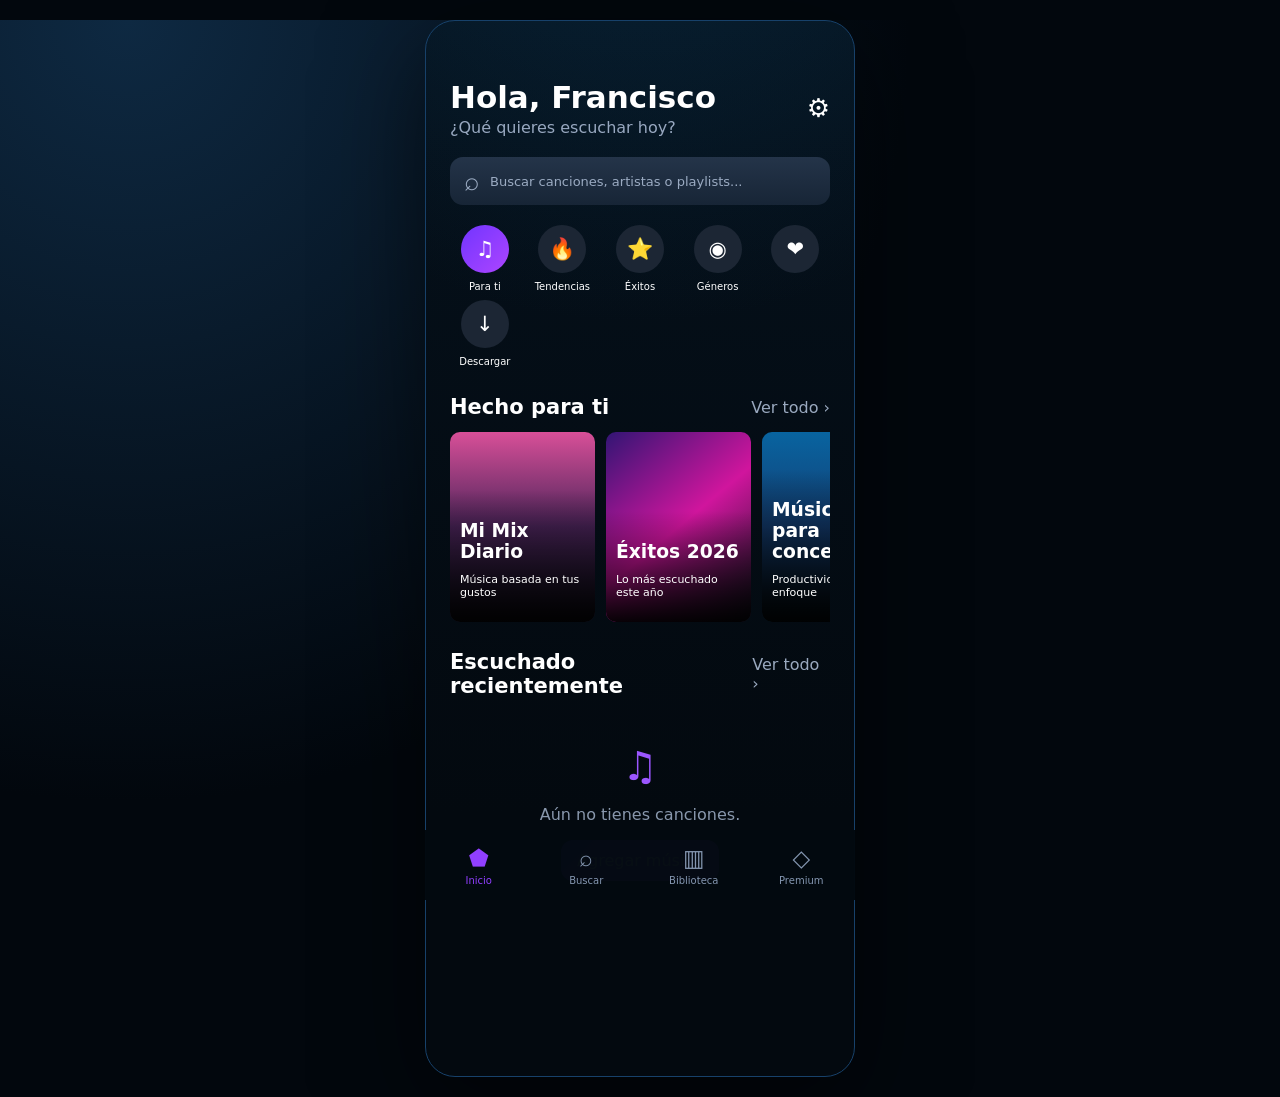
<file: index.html>
<!DOCTYPE html>
<html lang="es">
<head>
  <meta charset="UTF-8">

  <meta
    name="viewport"
    content="width=device-width, initial-scale=1, viewport-fit=cover"
  >

  <meta
    name="theme-color"
    content="#06111b"
  >

  <meta
    name="apple-mobile-web-app-capable"
    content="yes"
  >

  <meta
    name="apple-mobile-web-app-status-bar-style"
    content="black-translucent"
  >

  <link
    rel="manifest"
    href="manifest.json"
  >

  <link
    rel="stylesheet"
    href="styles.css"
  >

  <title>Nova Music</title>
</head>

<body>

<main
  class="phone"
  data-page="home"
>

  <!-- STATUS BAR -->

  <div class="status-bar">


   
  </div>


  <!-- INICIO -->

  <section class="view active">


    <!-- HEADER -->

    <header class="home-header">

      <div>

        <h1>
          Hola, Francisco
        </h1>

        <p>
          ¿Qué quieres escuchar hoy?
        </p>

      </div>


      <a
        class="settings-btn"
        href="ajustes.html"
      >
        ⚙
      </a>

    </header>



    <!-- BUSCADOR -->

    <a
      href="buscar.html"
      class="search-box fake-search"
    >

      <span class="search-icon">
        ⌕
      </span>

      <span>
        Buscar canciones, artistas o playlists...
      </span>

    </a>



    <!-- CATEGORÍAS -->

    <div class="categories">


      <!-- PARA TI -->

      <a
        class="category"
        href="parati.html"
      >

        <div class="category-icon purple">
          ♫
        </div>

        <span>
          Para ti
        </span>

      </a>



      <!-- TENDENCIAS -->

      <a
        class="category"
        href="tendencias.html"
      >

        <div class="category-icon">
          🔥
        </div>

        <span>
          Tendencias
        </span>

      </a>



      <!-- ÉXITOS -->

      <a
        class="category"
        href="exitos.html"
      >

        <div class="category-icon">
          ⭐
        </div>

        <span>
          Éxitos
        </span>

      </a>



      <!-- GÉNEROS -->

      <a
        class="category"
        href="generos.html"
      >

        <div class="category-icon">
          ◉
        </div>

        <span>
          Géneros
        </span>

      </a>



      <!-- FAVORITOS -->

      <a
        class="category"
        href="favoritos.html"
      >

        <div class="category-icon">
          ❤
        </div>

       <a
  href="descargar.html"
  class="category"
>

  <div class="category-icon">
    ↓
  </div>

  <span>
    Descargar
  </span>

</a>

      </a>

    </div>



    <!-- HECHO PARA TI -->

    <div class="section-header">

      <h2>
        Hecho para ti
      </h2>

      <a href="parati.html">
        Ver todo ›
      </a>

    </div>



    <div class="mix-container">


      <!-- MIX -->

      <a
        class="mix-card mix1"
        href="parati.html"
      >

        <div class="mix-overlay">

          <h3>
            Mi Mix Diario
          </h3>

          <p>
            Música basada en tus gustos
          </p>

        </div>

      </a>



      <!-- ÉXITOS -->

      <a
        class="mix-card mix2"
        href="exitos.html"
      >

        <div class="mix-overlay">

          <h3>
            Éxitos 2026
          </h3>

          <p>
            Lo más escuchado este año
          </p>

        </div>

      </a>



      <!-- CONCENTRACIÓN -->

      <a
        class="mix-card mix3"
        href="generos.html"
      >

        <div class="mix-overlay">

          <h3>
            Música para concentrarte
          </h3>

          <p>
            Productividad y enfoque
          </p>

        </div>

      </a>

    </div>



    <!-- RECIENTES -->

    <div class="section-header recent-header">

      <h2>
        Escuchado recientemente
      </h2>

      <a href="biblioteca.html">
        Ver todo ›
      </a>

    </div>



    <!-- LISTA -->

    <div
      id="homeSongList"
      class="song-list"
    >
    </div>



    <!-- VACÍO -->

    <div
      id="emptyHome"
      class="empty-state"
    >

      <div class="empty-music">
        ♫
      </div>

      <p>
        Aún no tienes canciones.
      </p>

      <button
        data-action="add-music"
      >
        Agregar música
      </button>

    </div>

  </section>



  <!-- MINI PLAYER -->

  <div
    id="globalMiniPlayer"
    class="mini-player hidden"
  >

    <div class="mini-cover">
      ♫
    </div>


    <div class="mini-info">

      <strong id="miniTitle">
        Sin canción
      </strong>

      <span id="miniArtist">
        Archivo local
      </span>

    </div>


    <button
      id="miniPlayBtn"
      aria-label="Reproducir"
    >
      ▶
    </button>


    <a
      href="reproductor.html"
      class="queue-link"
    >
      ☷
    </a>

  </div>



  <!-- NAV INFERIOR -->

  <nav class="bottom-nav">


    <!-- INICIO -->

    <a
      href="index.html"
      class="nav-button"
      data-page="home"
    >

      <span>
        ⬟
      </span>

      <small>
        Inicio
      </small>

    </a>



    <!-- BUSCAR -->

    <a
      href="buscar.html"
      class="nav-button"
      data-page="search"
    >

      <span>
        ⌕
      </span>

      <small>
        Buscar
      </small>

    </a>



    <!-- BIBLIOTECA -->

    <a
      href="biblioteca.html"
      class="nav-button"
      data-page="library"
    >

      <span>
        ▥
      </span>

      <small>
        Biblioteca
      </small>

    </a>



    <!-- PREMIUM -->

    <a
      href="premium.html"
      class="nav-button"
      data-page="premium"
    >

      <span>
        ◇
      </span>

      <small>
        Premium
      </small>

    </a>

  </nav>



  <!-- ARCHIVO DE MÚSICA -->

  <input
    id="fileInput"
    type="file"
    accept="audio/*"
    multiple
    hidden
  >



  <!-- AUDIO -->

  <audio
    id="audio"
    preload="metadata"
  >
  </audio>


  <script src="app.js"></script>

</main>

</body>
</html>
</file>
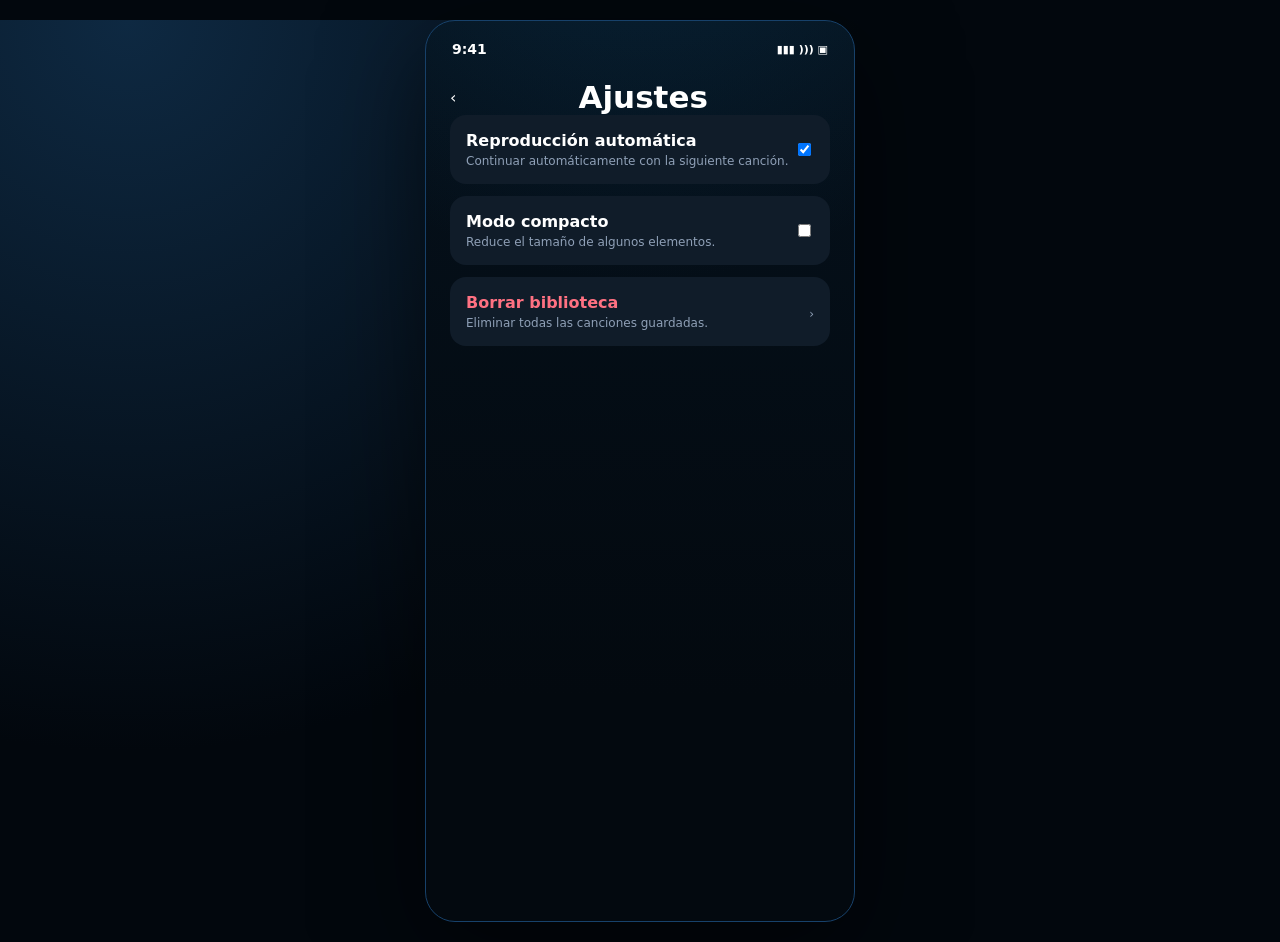
<file: ajustes.html>
<!DOCTYPE html>
<html lang="es">

<head>

<meta charset="UTF-8">

<meta
name="viewport"
content="width=device-width, initial-scale=1">

<link
rel="stylesheet"
href="styles.css">

<link
rel="manifest"
href="manifest.json">

<title>Ajustes</title>

</head>


<body>


<main
class="phone"
data-page="settings">


<div class="status-bar">

<span>
9:41
</span>

<div class="status-icons">
▮▮▮ ))) ▣
</div>

</div>



<section class="view">


<header class="page-header">


<a
href="index.html"
class="back-link">

‹

</a>


<h1>

Ajustes

</h1>


<span></span>


</header>



<div class="settings-list">



<label class="setting-row">


<div>

<strong>

Reproducción automática

</strong>


<span>

Continuar automáticamente con la siguiente canción.

</span>

</div>


<input
id="autoplayToggle"
type="checkbox"
checked>


</label>



<label class="setting-row">


<div>


<strong>

Modo compacto

</strong>


<span>

Reduce el tamaño de algunos elementos.

</span>


</div>


<input
id="compactToggle"
type="checkbox">


</label>



<button
id="clearLibraryBtn"
class="setting-row danger-row">


<div>

<strong>

Borrar biblioteca

</strong>


<span>

Eliminar todas las canciones guardadas.

</span>

</div>


<span>

›

</span>


</button>


</div>


</section>


</main>


<script src="app.js"></script>

</body>

</html>
</file>
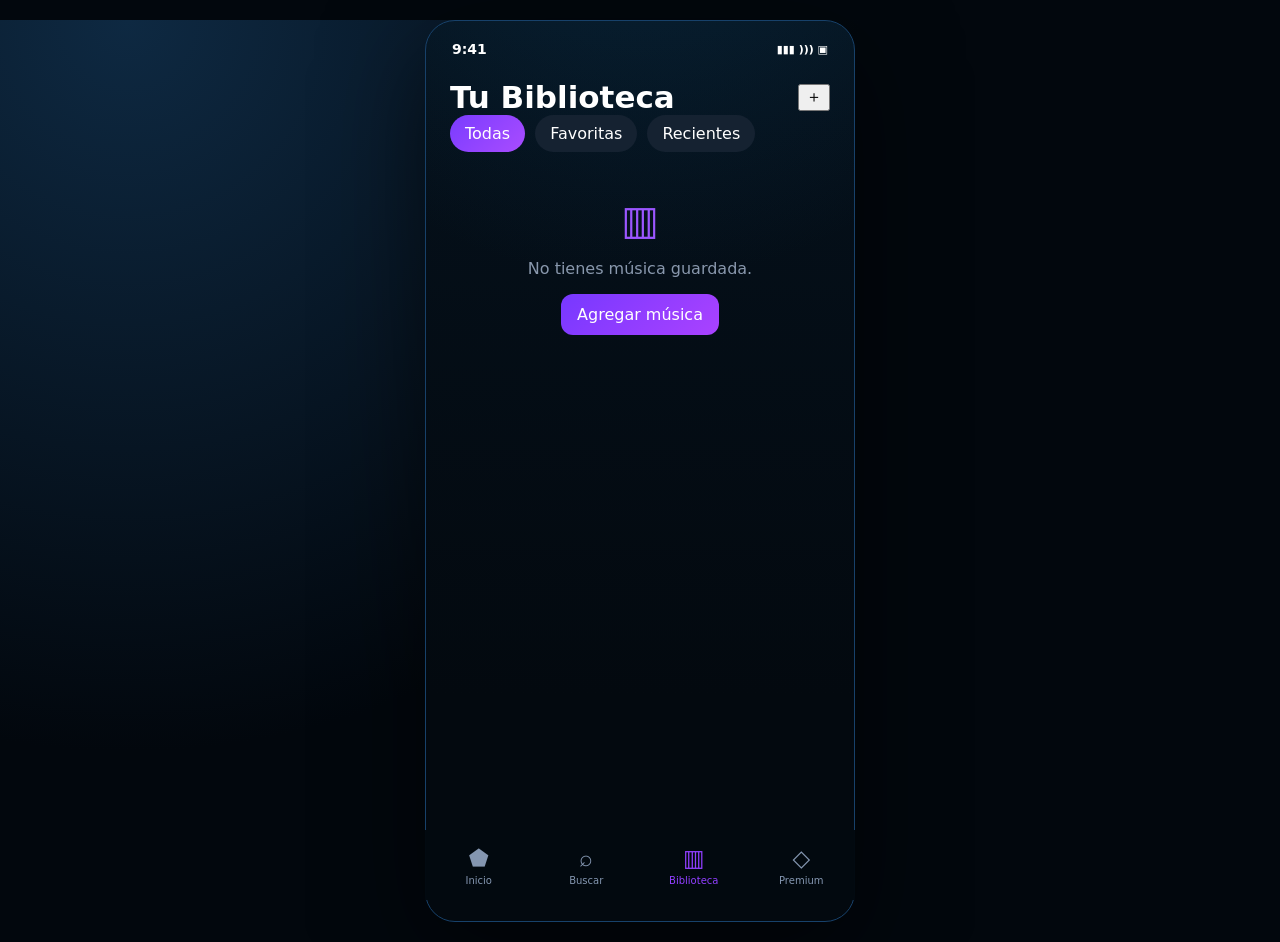
<file: biblioteca.html>
<!DOCTYPE html>
<html lang="es">

<head>

  <meta charset="UTF-8">

  <meta
    name="viewport"
    content="width=device-width, initial-scale=1, viewport-fit=cover">

  <meta
    name="theme-color"
    content="#06111b">

  <link
    rel="manifest"
    href="manifest.json">

  <link
    rel="stylesheet"
    href="styles.css">

  <title>Biblioteca - Nova Music</title>

</head>

<body>

<main
  class="phone"
  data-page="library">


  <div class="status-bar">

    <span>
      9:41
    </span>

    <div class="status-icons">
      ▮▮▮ ))) ▣
    </div>

  </div>


  <section class="view">

    <header class="page-header header-actions">

      <h1>
        Tu Biblioteca
      </h1>

      <button
        data-action="add-music"
        class="round-small">

        ＋

      </button>

    </header>



    <div class="tabs">

      <button
        class="tab active"
        data-filter="all">

        Todas

      </button>


      <button
        class="tab"
        data-filter="favorites">

        Favoritas

      </button>


      <button
        class="tab"
        data-filter="recent">

        Recientes

      </button>

    </div>



    <div
      id="libraryList"
      class="song-list">
    </div>


    <div
      id="libraryEmpty"
      class="empty-state">

      <div class="empty-music">
        ▥
      </div>

      <p>
        No tienes música guardada.
      </p>

      <button
        data-action="add-music">

        Agregar música

      </button>

    </div>

  </section>



  <div
    id="globalMiniPlayer"
    class="mini-player hidden">

    <div class="mini-cover">
      ♫
    </div>

    <div class="mini-info">

      <strong id="miniTitle"></strong>

      <span id="miniArtist"></span>

    </div>

    <button id="miniPlayBtn">
      ▶
    </button>

    <a href="reproductor.html">
      ☷
    </a>

  </div>



  <nav class="bottom-nav">

    <a
      href="index.html"
      class="nav-button"
      data-page="home">

      <span>⬟</span>

      <small>
        Inicio
      </small>

    </a>


    <a
      href="buscar.html"
      class="nav-button"
      data-page="search">

      <span>⌕</span>

      <small>
        Buscar
      </small>

    </a>


    <a
      href="biblioteca.html"
      class="nav-button"
      data-page="library">

      <span>▥</span>

      <small>
        Biblioteca
      </small>

    </a>


    <a
      href="premium.html"
      class="nav-button"
      data-page="premium">

      <span>◇</span>

      <small>
        Premium
      </small>

    </a>

  </nav>


  <input
    id="fileInput"
    type="file"
    accept="audio/*"
    multiple
    hidden>


  <audio
    id="audio"
    preload="metadata">
  </audio>


</main>

<script src="app.js"></script>

</body>
</html>
</file>
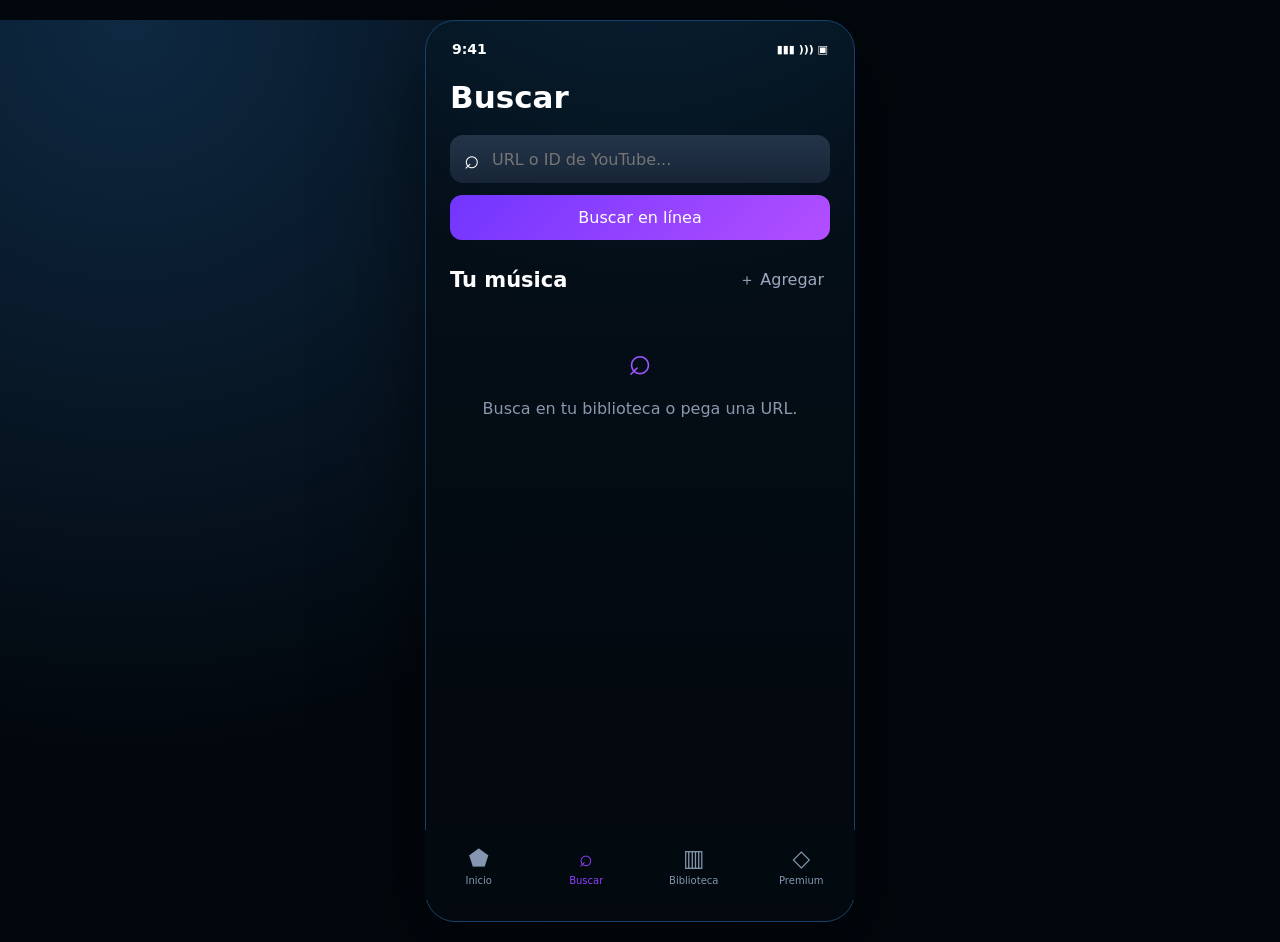
<file: buscar.html>
<!DOCTYPE html>
<html lang="es">

<head>

    <meta charset="UTF-8">

    <meta
        name="viewport"
        content="width=device-width, initial-scale=1, viewport-fit=cover"
    >

    <meta
        name="theme-color"
        content="#06111b"
    >

    <link
        rel="manifest"
        href="manifest.json"
    >

    <link
        rel="stylesheet"
        href="styles.css"
    >

    <title>Buscar - Nova Music</title>

</head>


<body>


<main
    class="phone"
    data-page="search"
>


    <!-- STATUS BAR -->

    <div class="status-bar">

        <span>
            9:41
        </span>

        <div class="status-icons">
            ▮▮▮ ))) ▣
        </div>

    </div>



    <section class="view">


        <!-- HEADER -->

        <header class="page-header">

            <h1>
                Buscar
            </h1>

        </header>



        <!-- BUSCADOR -->

        <div class="search-box">

            <span class="search-icon">
                ⌕
            </span>

            <input
                id="searchInput"
                type="search"
                placeholder="URL o ID de YouTube..."
            >

        </div>



        <!-- BUSCAR INTERNET -->

        <button
            id="youtubeSearchBtn"
            class="primary-wide online-search-btn"
        >

            Buscar en línea

        </button>



        <!-- RESULTADO API -->

        <div
            id="youtubeResult"
            class="youtube-results"
        >
        </div>



        <!-- BIBLIOTECA LOCAL -->

        <div class="section-header">

            <h2>
                Tu música
            </h2>

            <button
                data-action="add-music"
            >

                ＋ Agregar

            </button>

        </div>



        <div
            id="searchResults"
            class="song-list"
        >
        </div>



        <div
            id="searchEmpty"
            class="empty-state"
        >

            <div class="empty-music">
                ⌕
            </div>

            <p>
                Busca en tu biblioteca o pega una URL.
            </p>

        </div>


    </section>



    <!-- MINI PLAYER -->

    <div
        id="globalMiniPlayer"
        class="mini-player hidden"
    >

        <div class="mini-cover">
            ♫
        </div>


        <div class="mini-info">

            <strong id="miniTitle">
            </strong>

            <span id="miniArtist">
            </span>

        </div>


        <button id="miniPlayBtn">
            ▶
        </button>


        <a href="reproductor.html">
            ☷
        </a>

    </div>



    <!-- NAV -->

    <nav class="bottom-nav">


        <a
            href="index.html"
            class="nav-button"
            data-page="home"
        >

            <span>
                ⬟
            </span>

            <small>
                Inicio
            </small>

        </a>



        <a
            href="buscar.html"
            class="nav-button"
            data-page="search"
        >

            <span>
                ⌕
            </span>

            <small>
                Buscar
            </small>

        </a>



        <a
            href="biblioteca.html"
            class="nav-button"
            data-page="library"
        >

            <span>
                ▥
            </span>

            <small>
                Biblioteca
            </small>

        </a>



        <a
            href="premium.html"
            class="nav-button"
            data-page="premium"
        >

            <span>
                ◇
            </span>

            <small>
                Premium
            </small>

        </a>


    </nav>



    <!-- IMPORTAR MÚSICA -->

    <input
        id="fileInput"
        type="file"
        accept="audio/*"
        multiple
        hidden
    >



    <audio
        id="audio"
        preload="metadata"
    >
    </audio>


</main>



<!-- API PRIMERO -->

<script src="api.js"></script>

<!-- APP DESPUÉS -->

<script src="app.js"></script>


</body>

</html>
</file>
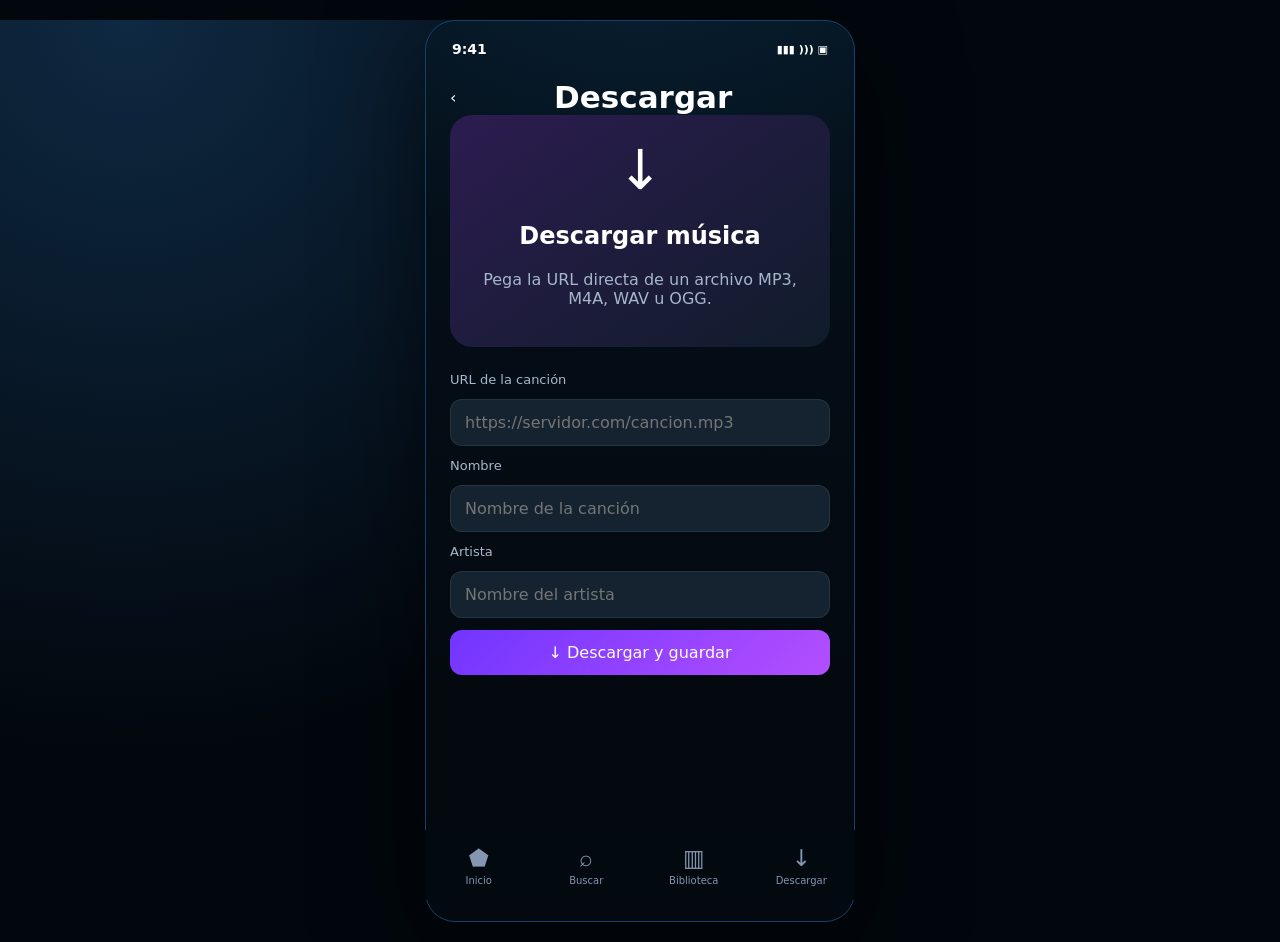
<file: descargar.html>
<!DOCTYPE html>
<html lang="es">

<head>
  <meta charset="UTF-8">

  <meta
    name="viewport"
    content="width=device-width, initial-scale=1">

  <meta
    name="theme-color"
    content="#06111b">

  <link
    rel="stylesheet"
    href="styles.css">

  <link
    rel="manifest"
    href="manifest.json">

  <title>Descargar música</title>
</head>

<body>

<main
  class="phone"
  data-page="download"
>

  <div class="status-bar">

    <span>
      9:41
    </span>

    <div class="status-icons">
      ▮▮▮ ))) ▣
    </div>

  </div>


  <section class="view">

    <header class="page-header">

      <a
        href="index.html"
        class="back-link"
      >
        ‹
      </a>

      <h1>
        Descargar
      </h1>

      <span></span>

    </header>


    <div class="feature-hero">

      <div class="feature-icon">
        ↓
      </div>

      <h2>
        Descargar música
      </h2>

      <p>
        Pega la URL directa de un archivo MP3,
        M4A, WAV u OGG.
      </p>

    </div>


    <div class="download-form">

      <label>
        URL de la canción
      </label>

      <input
        id="musicUrl"
        type="url"
        placeholder="https://servidor.com/cancion.mp3"
      >


      <label>
        Nombre
      </label>

      <input
        id="musicTitle"
        type="text"
        placeholder="Nombre de la canción"
      >


      <label>
        Artista
      </label>

      <input
        id="musicArtist"
        type="text"
        placeholder="Nombre del artista"
      >


      <button
        id="downloadMusicBtn"
        class="primary-wide"
      >
        ↓ Descargar y guardar
      </button>


      <p
        id="downloadStatus"
        class="download-status"
      >
      </p>

    </div>

  </section>


  <nav class="bottom-nav">

    <a
      href="index.html"
      class="nav-button"
    >
      <span>⬟</span>
      <small>Inicio</small>
    </a>


    <a
      href="buscar.html"
      class="nav-button"
    >
      <span>⌕</span>
      <small>Buscar</small>
    </a>


    <a
      href="biblioteca.html"
      class="nav-button"
    >
      <span>▥</span>
      <small>Biblioteca</small>
    </a>


    <a
      href="descargar.html"
      class="nav-button active"
    >
      <span>↓</span>
      <small>Descargar</small>
    </a>

  </nav>

</main>


<script src="app.js"></script>

</body>

</html>
</file>
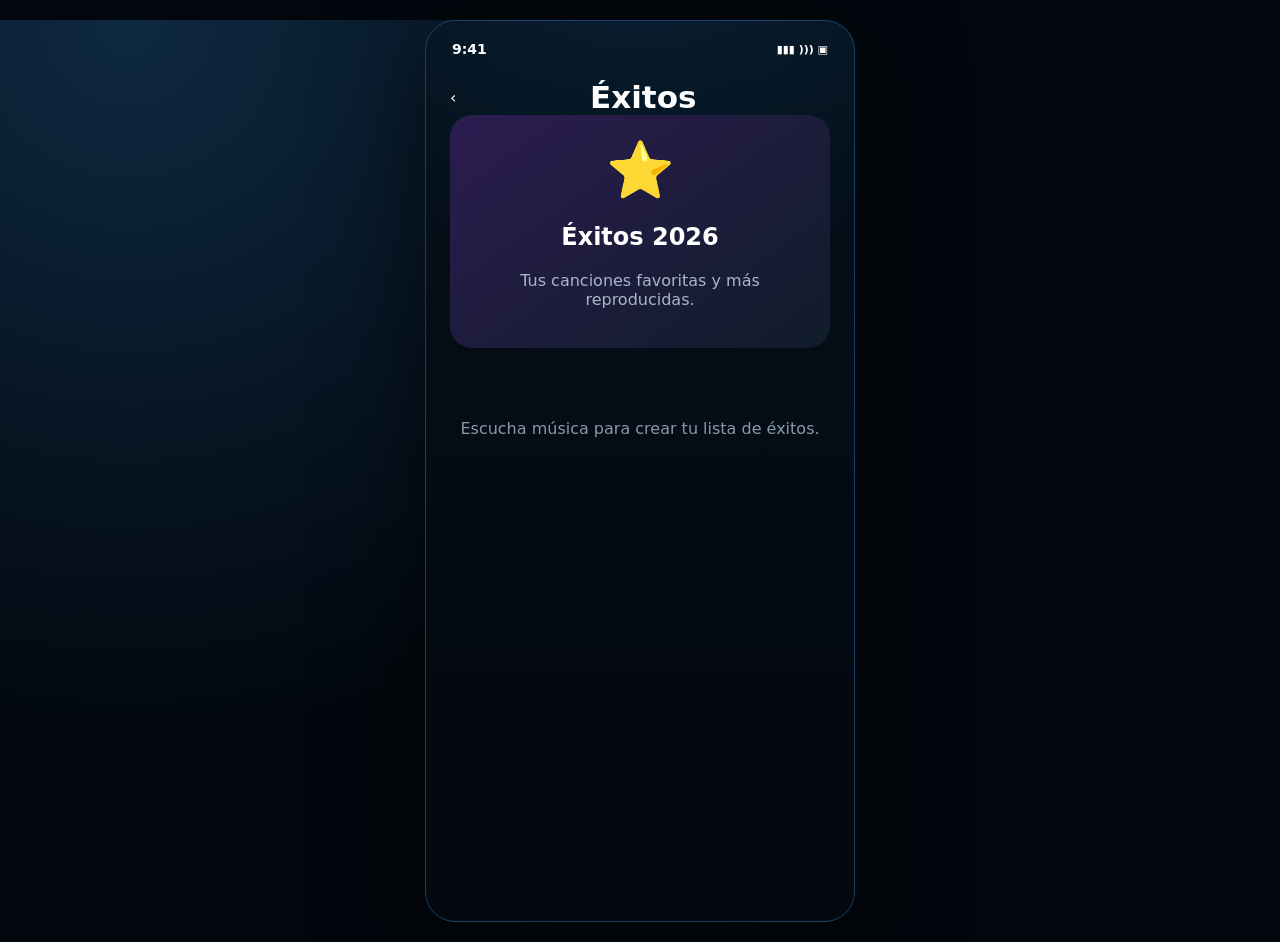
<file: exitos.html>
<!DOCTYPE html>
<html lang="es">

<head>

<meta charset="UTF-8">

<meta
name="viewport"
content="width=device-width, initial-scale=1">

<link
rel="stylesheet"
href="styles.css">

<link
rel="manifest"
href="manifest.json">

<title>Éxitos 2026</title>

</head>

<body>

<main
class="phone"
data-page="hits">


<div class="status-bar">

<span>9:41</span>

<div class="status-icons">
▮▮▮ ))) ▣
</div>

</div>


<section class="view">


<header class="page-header">

<a
href="index.html"
class="back-link">

‹

</a>

<h1>
Éxitos
</h1>

<span></span>

</header>


<div class="feature-hero">

<div class="feature-icon">
⭐
</div>

<h2>
Éxitos 2026
</h2>

<p>
Tus canciones favoritas y más reproducidas.
</p>

</div>


<div
id="hitsList"
class="song-list feature-list">
</div>


<div
id="hitsListEmpty"
class="empty-state">

<p>
Escucha música para crear tu lista de éxitos.
</p>

</div>


</section>


<div
id="globalMiniPlayer"
class="mini-player hidden">

<div class="mini-cover">
♫
</div>

<div class="mini-info">

<strong id="miniTitle"></strong>

<span id="miniArtist"></span>

</div>

<button id="miniPlayBtn">
▶
</button>

<a href="reproductor.html">
☷
</a>

</div>


<audio id="audio"></audio>


</main>


<script src="app.js"></script>

</body>
</html>
</file>
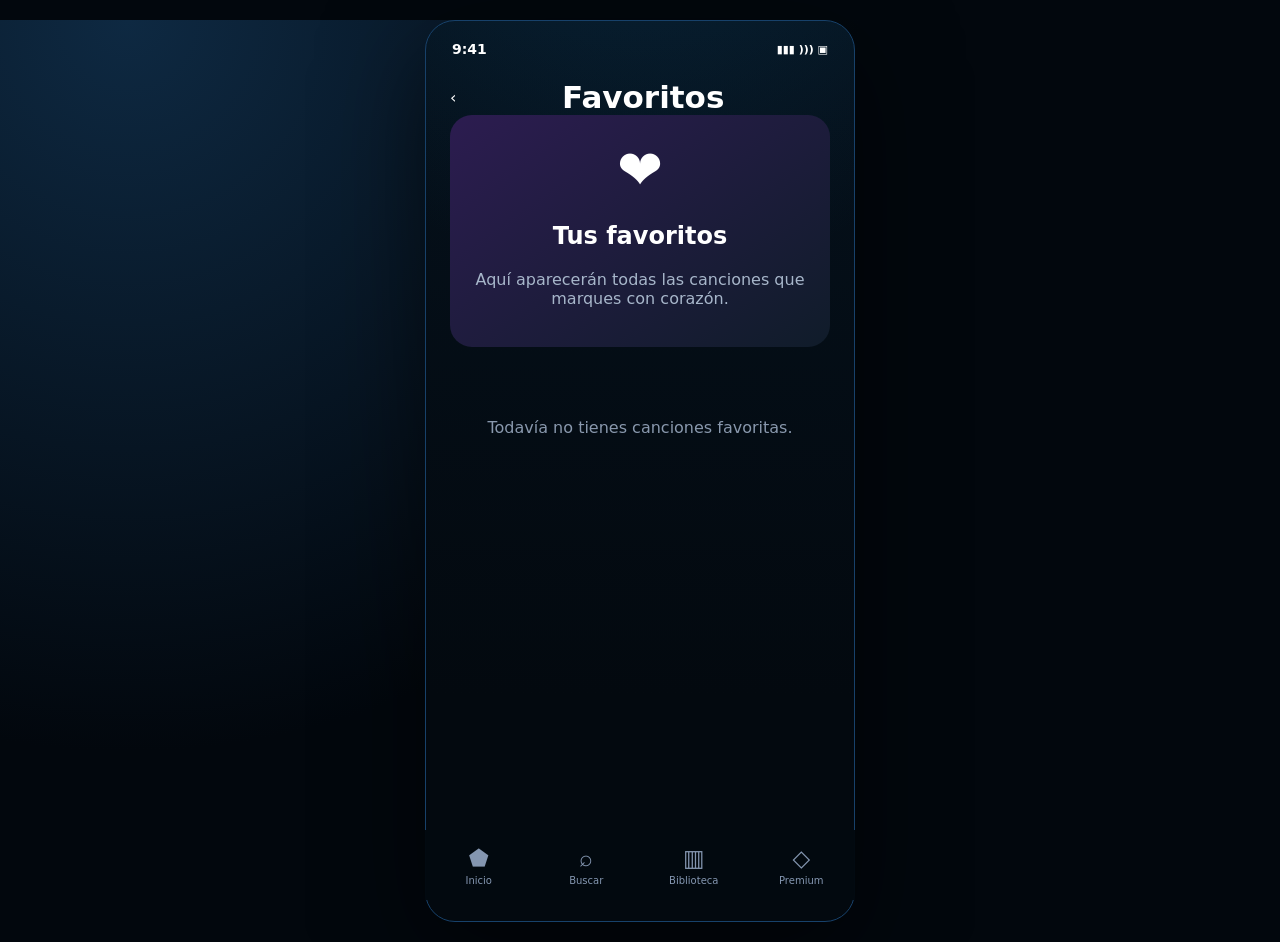
<file: favoritos.html>
<!DOCTYPE html>
<html lang="es">

<head>

<meta charset="UTF-8">

<meta
name="viewport"
content="width=device-width, initial-scale=1">

<link
rel="manifest"
href="manifest.json">

<link
rel="stylesheet"
href="styles.css">

<title>Favoritos</title>

</head>

<body>

<main
class="phone"
data-page="favorites">

<div class="status-bar">

<span>9:41</span>

<div class="status-icons">
▮▮▮ ))) ▣
</div>

</div>


<section class="view">

<header class="page-header">

<a
href="index.html"
class="back-link">
‹
</a>

<h1>
Favoritos
</h1>

<span></span>

</header>


<div class="feature-hero">

<div class="feature-icon">
❤
</div>

<h2>
Tus favoritos
</h2>

<p>
Aquí aparecerán todas las canciones que marques con corazón.
</p>

</div>


<div
id="favoritesList"
class="song-list feature-list">
</div>


<div
id="favoritesListEmpty"
class="empty-state">

<p>
Todavía no tienes canciones favoritas.
</p>

</div>

</section>


<div
id="globalMiniPlayer"
class="mini-player hidden">

<div class="mini-cover">
♫
</div>

<div class="mini-info">

<strong id="miniTitle"></strong>

<span id="miniArtist"></span>

</div>

<button id="miniPlayBtn">
▶
</button>

<a href="reproductor.html">
☷
</a>

</div>


<nav class="bottom-nav">

<a
href="index.html"
class="nav-button"
data-page="home">

<span>⬟</span>
<small>Inicio</small>

</a>


<a
href="buscar.html"
class="nav-button"
data-page="search">

<span>⌕</span>
<small>Buscar</small>

</a>


<a
href="biblioteca.html"
class="nav-button"
data-page="library">

<span>▥</span>
<small>Biblioteca</small>

</a>


<a
href="premium.html"
class="nav-button"
data-page="premium">

<span>◇</span>
<small>Premium</small>

</a>

</nav>


<audio
id="audio"
preload="metadata">
</audio>

</main>

<script src="app.js"></script>

</body>

</html>
</file>
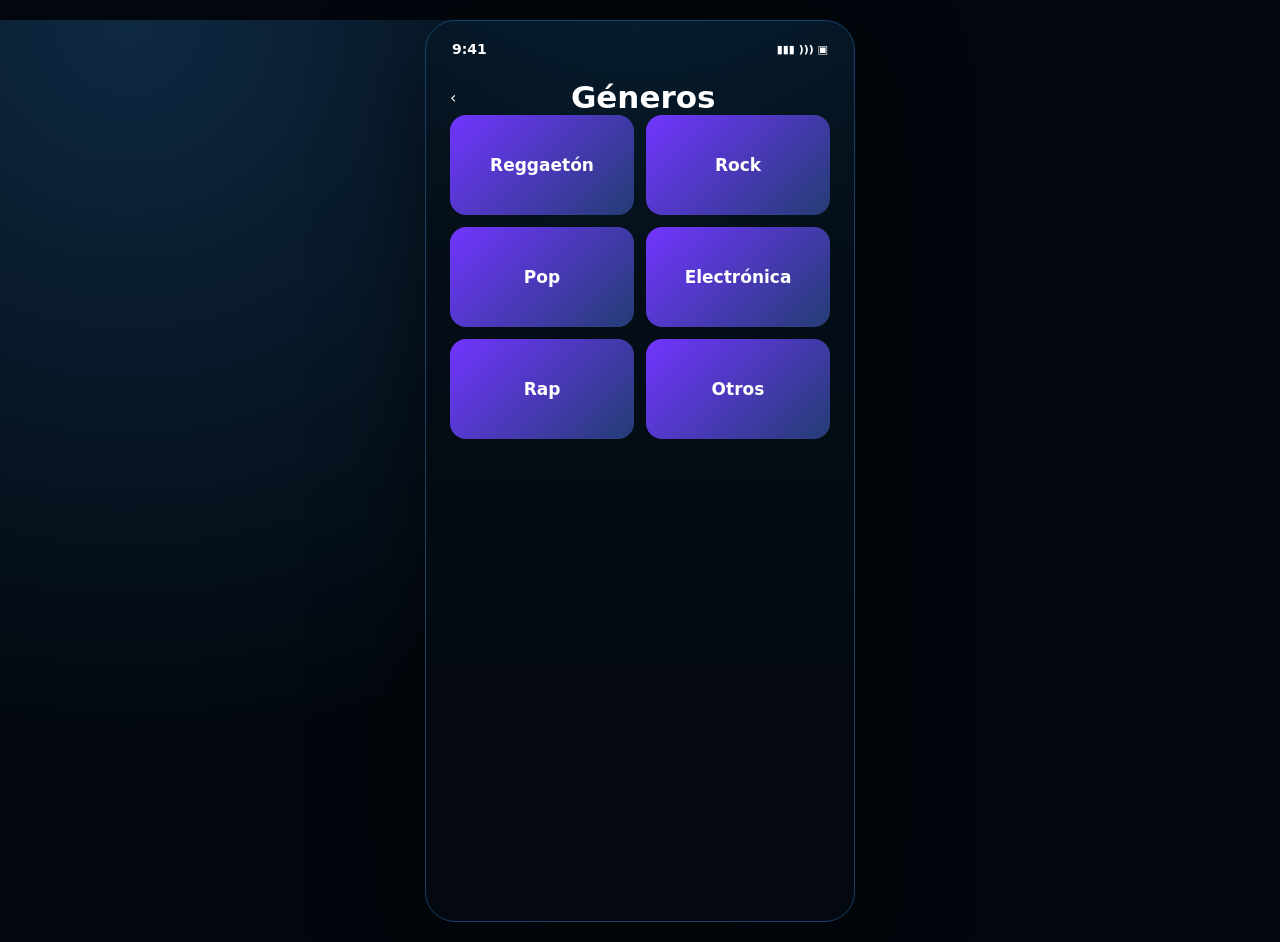
<file: generos.html>
<!DOCTYPE html>
<html lang="es">

<head>

<meta charset="UTF-8">

<meta
name="viewport"
content="width=device-width, initial-scale=1">

<link
rel="stylesheet"
href="styles.css">

<link
rel="manifest"
href="manifest.json">

<title>Géneros</title>

</head>

<body>

<main
class="phone"
data-page="genres">


<div class="status-bar">

<span>
9:41
</span>

<div class="status-icons">
▮▮▮ ))) ▣
</div>

</div>


<section class="view">


<header class="page-header">

<a
href="index.html"
class="back-link">

‹

</a>

<h1>
Géneros
</h1>

<span></span>

</header>



<div class="genre-grid">


<button
class="genre-card"
data-genre="Reggaetón">

Reggaetón

</button>


<button
class="genre-card"
data-genre="Rock">

Rock

</button>


<button
class="genre-card"
data-genre="Pop">

Pop

</button>


<button
class="genre-card"
data-genre="Electrónica">

Electrónica

</button>


<button
class="genre-card"
data-genre="Rap">

Rap

</button>


<button
class="genre-card"
data-genre="Otros">

Otros

</button>


</div>



<div
id="genreResults"
class="song-list feature-list">
</div>


</section>


<div
id="globalMiniPlayer"
class="mini-player hidden">

<div class="mini-cover">
♫
</div>


<div class="mini-info">

<strong id="miniTitle"></strong>

<span id="miniArtist"></span>

</div>


<button id="miniPlayBtn">
▶
</button>


<a href="reproductor.html">
☷
</a>

</div>


<audio id="audio"></audio>


</main>


<script src="app.js"></script>

</body>
</html>
</file>
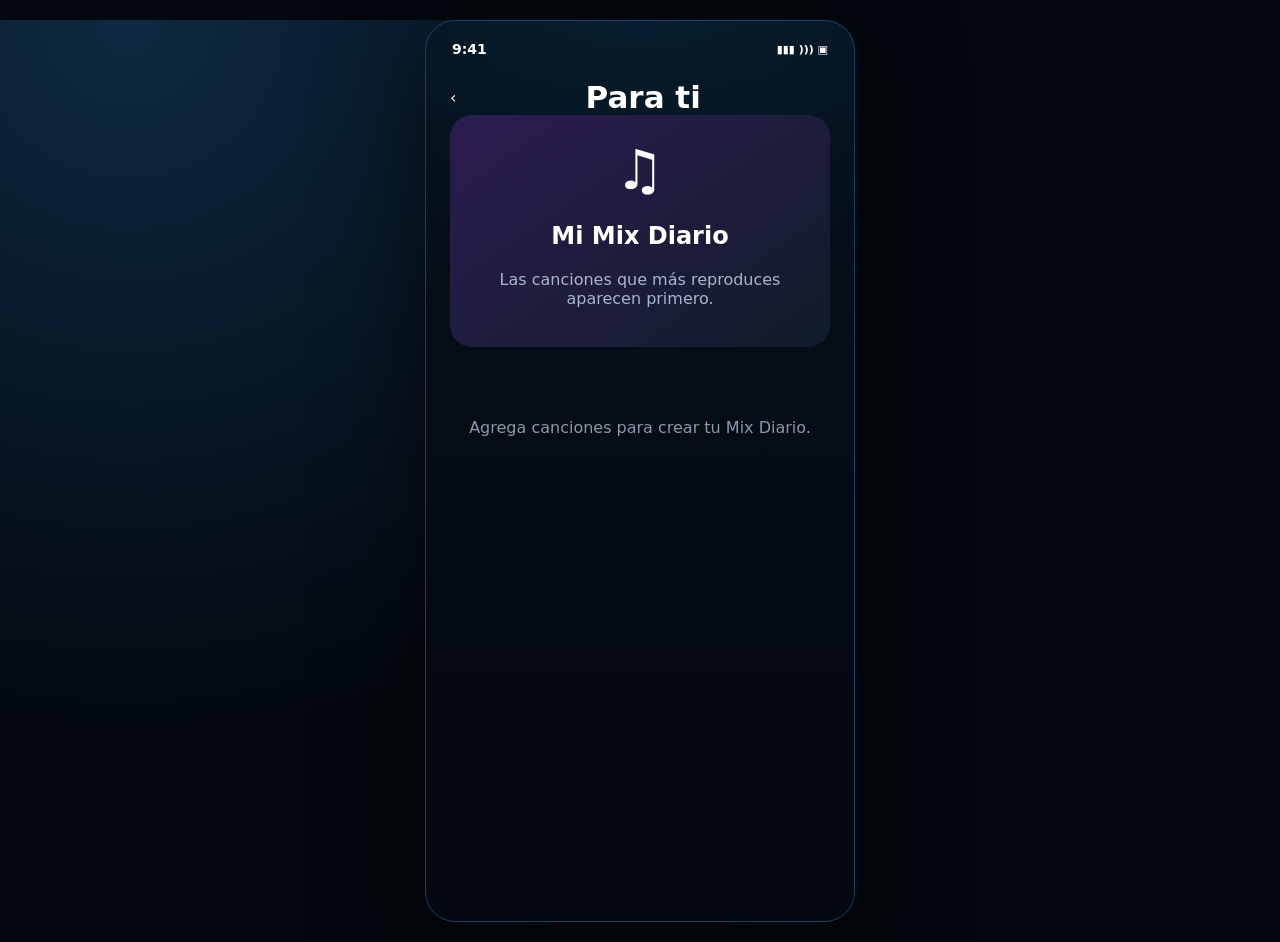
<file: parati.html>
<!DOCTYPE html>
<html lang="es">

<head>

<meta charset="UTF-8">

<meta
name="viewport"
content="width=device-width, initial-scale=1">

<link
rel="stylesheet"
href="styles.css">

<link
rel="manifest"
href="manifest.json">

<title>Para ti</title>

</head>


<body>

<main
class="phone"
data-page="for-you">


<div class="status-bar">

<span>
9:41
</span>

<div class="status-icons">
▮▮▮ ))) ▣
</div>

</div>


<section class="view">


<header class="page-header">

<a
href="index.html"
class="back-link">

‹

</a>


<h1>
Para ti
</h1>


<span></span>

</header>



<div class="feature-hero">


<div class="feature-icon">

♫

</div>


<h2>
Mi Mix Diario
</h2>


<p>
Las canciones que más reproduces aparecen primero.
</p>


</div>



<div
id="forYouList"
class="song-list feature-list">
</div>


<div
id="forYouListEmpty"
class="empty-state">

<p>
Agrega canciones para crear tu Mix Diario.
</p>

</div>


</section>



<div
id="globalMiniPlayer"
class="mini-player hidden">

<div class="mini-cover">
♫
</div>

<div class="mini-info">

<strong id="miniTitle"></strong>

<span id="miniArtist"></span>

</div>

<button id="miniPlayBtn">
▶
</button>

<a href="reproductor.html">
☷
</a>

</div>


<audio
id="audio"
preload="metadata">
</audio>


</main>


<script src="app.js"></script>

</body>
</html>
</file>
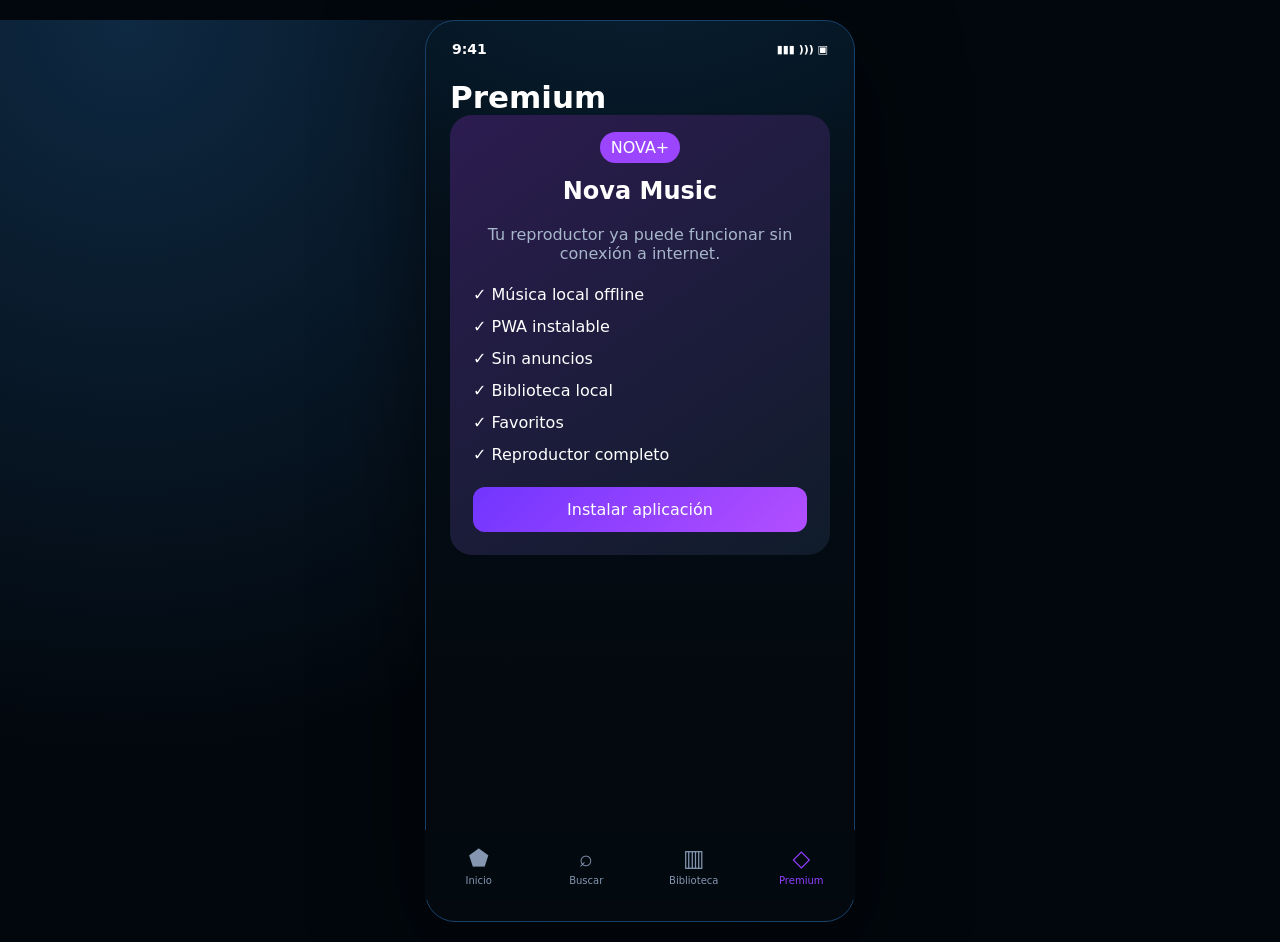
<file: premium.html>
<!DOCTYPE html>
<html lang="es">

<head>

<meta charset="UTF-8">

<meta
name="viewport"
content="width=device-width, initial-scale=1">

<link
rel="stylesheet"
href="styles.css">

<link
rel="manifest"
href="manifest.json">

<title>Premium</title>

</head>

<body>


<main
class="phone"
data-page="premium">


<div class="status-bar">

<span>
9:41
</span>

<div class="status-icons">
▮▮▮ ))) ▣
</div>

</div>


<section class="view">


<header class="page-header">

<h1>
Premium
</h1>

</header>



<div class="premium-card">


<span class="premium-badge">

NOVA+

</span>


<h2>
Nova Music
</h2>


<p>

Tu reproductor ya puede funcionar sin conexión a internet.

</p>


<ul>

<li>
✓ Música local offline
</li>

<li>
✓ PWA instalable
</li>

<li>
✓ Sin anuncios
</li>

<li>
✓ Biblioteca local
</li>

<li>
✓ Favoritos
</li>

<li>
✓ Reproductor completo
</li>

</ul>


<button
id="installAppBtn"
class="primary-wide">

Instalar aplicación

</button>


</div>


</section>



<nav class="bottom-nav">


<a
href="index.html"
class="nav-button"
data-page="home">

<span>
⬟
</span>

<small>
Inicio
</small>

</a>


<a
href="buscar.html"
class="nav-button"
data-page="search">

<span>
⌕
</span>

<small>
Buscar
</small>

</a>


<a
href="biblioteca.html"
class="nav-button"
data-page="library">

<span>
▥
</span>

<small>
Biblioteca
</small>

</a>


<a
href="premium.html"
class="nav-button"
data-page="premium">

<span>
◇
</span>

<small>
Premium
</small>

</a>


</nav>


</main>


<script src="app.js"></script>

</body>

</html>
</file>
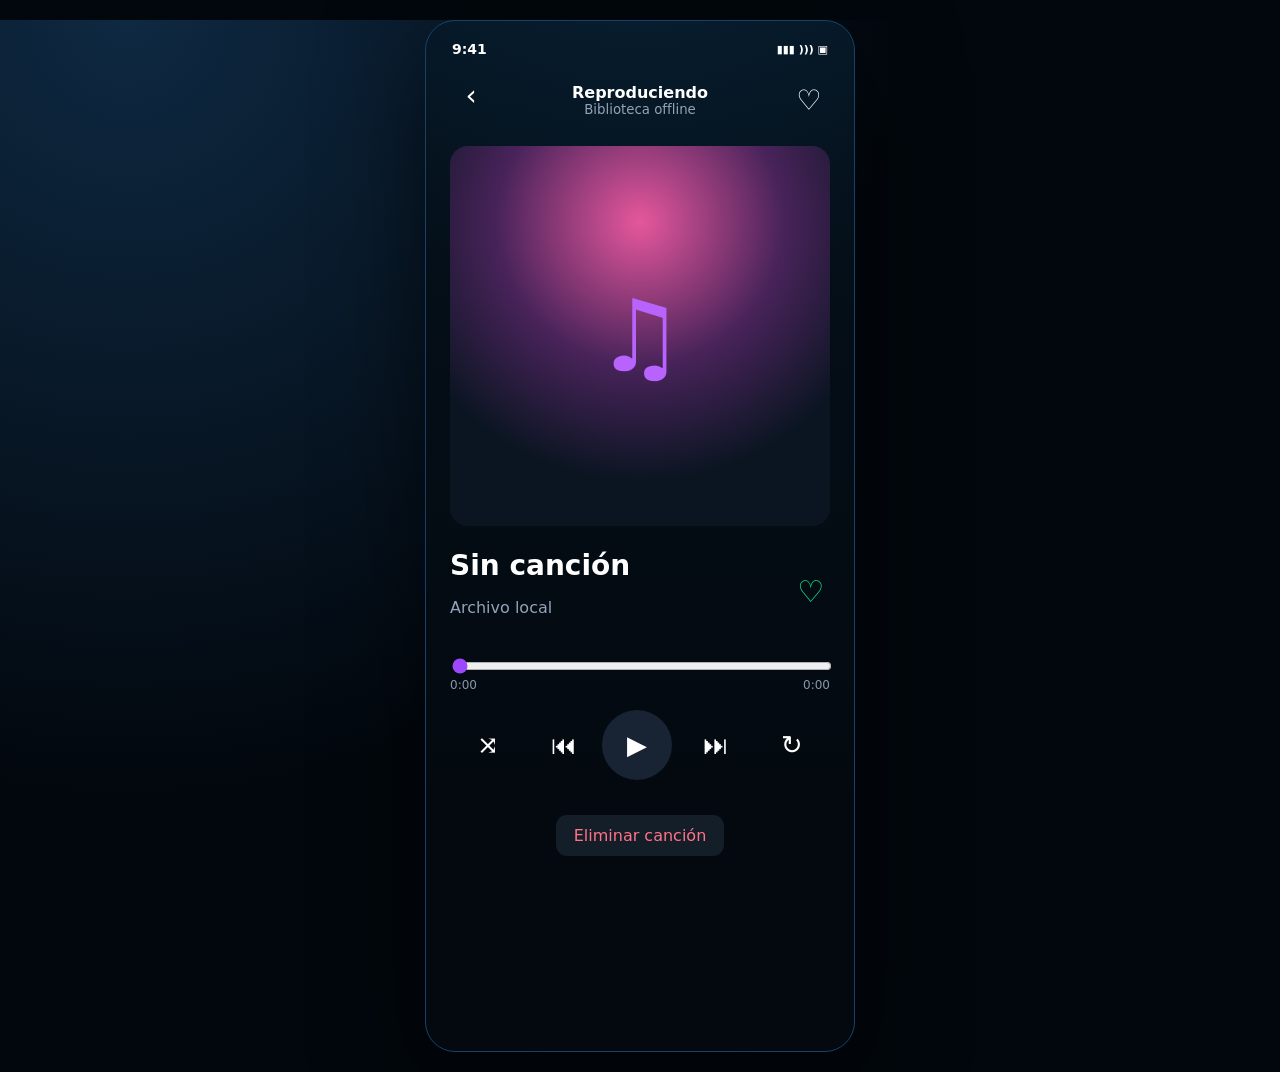
<file: reproductor.html>
<!DOCTYPE html>
<html lang="es">

<head>

  <meta charset="UTF-8">

  <meta
    name="viewport"
    content="width=device-width, initial-scale=1">

  <meta
    name="theme-color"
    content="#06111b">

  <link
    rel="manifest"
    href="manifest.json">

  <link
    rel="stylesheet"
    href="styles.css">

  <title>Reproductor</title>

</head>

<body>

<main
  class="phone"
  data-page="player">


  <div class="status-bar">

    <span>
      9:41
    </span>

    <div class="status-icons">
      ▮▮▮ ))) ▣
    </div>

  </div>



  <section class="view player-view">


    <div class="player-header">


      <a
        href="index.html"
        class="round-button">

        ‹

      </a>


      <div>

        <strong>
          Reproduciendo
        </strong>

        <small>
          Biblioteca offline
        </small>

      </div>


      <button
        id="favoriteBtn"
        class="round-button">

        ♡

      </button>

    </div>



    <div class="album-cover">

      <div class="album-note">
        ♫
      </div>

    </div>



    <div class="player-info">

      <div>

        <h2 id="playerTitle">
          Sin canción
        </h2>

        <p id="playerArtist">
          Archivo local
        </p>

      </div>


      <button
        id="favoriteBig"
        class="favorite">

        ♡

      </button>

    </div>



    <input
      id="seek"
      class="seek"
      type="range"
      min="0"
      value="0">


    <div class="time">

      <span id="currentTime">
        0:00
      </span>

      <span id="duration">
        0:00
      </span>

    </div>



    <div class="player-controls">

      <button id="shuffleBtn">
        ⤨
      </button>

      <button id="prevBtn">
        ⏮
      </button>

      <button
        id="playBtn"
        class="main-play">

        ▶

      </button>

      <button id="nextBtn">
        ⏭
      </button>

      <button id="repeatBtn">
        ↻
      </button>

    </div>



    <button
      id="deleteCurrentBtn"
      class="delete-song">

      Eliminar canción

    </button>

  </section>


  <audio
    id="audio"
    preload="metadata">
  </audio>


</main>


<script src="app.js"></script>

</body>
</html>
</file>
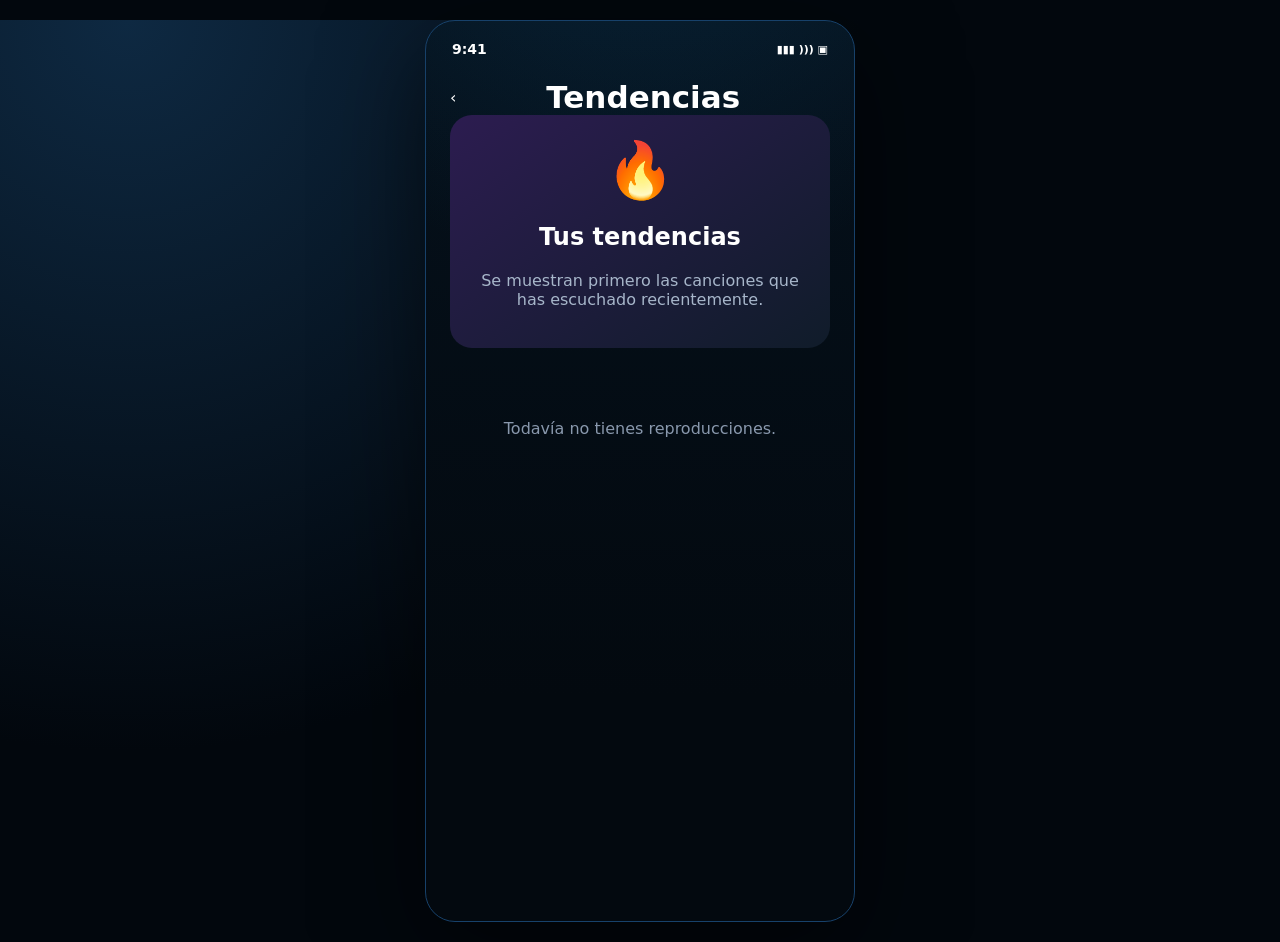
<file: tendencias.html>
<!DOCTYPE html>
<html lang="es">

<head>

<meta charset="UTF-8">

<meta
name="viewport"
content="width=device-width, initial-scale=1">

<link
rel="stylesheet"
href="styles.css">

<link
rel="manifest"
href="manifest.json">

<title>Tendencias</title>

</head>

<body>

<main
class="phone"
data-page="trending">


<div class="status-bar">

<span>
9:41
</span>

<div class="status-icons">
▮▮▮ ))) ▣
</div>

</div>


<section class="view">


<header class="page-header">

<a
href="index.html"
class="back-link">

‹

</a>

<h1>
Tendencias
</h1>

<span></span>

</header>


<div class="feature-hero">


<div class="feature-icon">

🔥

</div>


<h2>
Tus tendencias
</h2>


<p>
Se muestran primero las canciones que has escuchado recientemente.
</p>


</div>


<div
id="trendingList"
class="song-list feature-list">
</div>


<div
id="trendingListEmpty"
class="empty-state">

<p>
Todavía no tienes reproducciones.
</p>

</div>


</section>


<div
id="globalMiniPlayer"
class="mini-player hidden">

<div class="mini-cover">
♫
</div>

<div class="mini-info">

<strong id="miniTitle"></strong>

<span id="miniArtist"></span>

</div>

<button id="miniPlayBtn">
▶
</button>

<a href="reproductor.html">
☷
</a>

</div>


<audio id="audio"></audio>


</main>


<script src="app.js"></script>

</body>
</html>
</file>
<file: styles.css>
:root {

    --bg: #06101a;

    --panel: #111d2b;

    --panel2: #19283a;

    --text: #ffffff;

    --muted: #8998ad;

    --purple: #8e3fff;

    --purple2: #b34fff;

    --green: #16d887;

    --danger: #ff6678;

}


* {

    box-sizing: border-box;

}


html,
body {

    margin: 0;

    min-height: 100%;

    background: #02070d;

    color: white;

    font-family:

        Inter,
        system-ui,
        -apple-system,
        "Segoe UI",
        sans-serif;

}


body {

    background:

        radial-gradient(

            circle at 10% 0%,

            #0e2942,

            #02070d 50%

        );

}


a {

    text-decoration: none;

    color: inherit;

}


button,
input {

    font: inherit;

}


button {

    cursor: pointer;

}


/* APP */

.phone {

    width: 100%;

    max-width: 430px;

    min-height: 100vh;

    margin: auto;

    position: relative;

    background:

        radial-gradient(

            circle at 50% -20%,

            rgba(14, 70, 107, .35),

            transparent 40%

        ),

        linear-gradient(

            180deg,

            #05111c,

            #03090f 75%

        );

    overflow: hidden;

}


/* STATUS */

.status-bar {

    height: 44px;

    padding:

        calc(env(safe-area-inset-top) + 12px)

        26px

        0;

    display: flex;

    justify-content: space-between;

    align-items: center;

    font-weight: 800;

    font-size: 14px;

}


.status-icons {

    font-size: 11px;

}


/* VIEW */

.view {

    min-height: calc(100vh - 44px);

    padding:

        14px

        24px

        160px;

}


/* HEADER */

.home-header,
.page-header,
.section-header,
.player-header,
.player-info,
.time {

    display: flex;

    justify-content: space-between;

    align-items: center;

}


.home-header h1,
.page-header h1 {

    margin: 0;

    font-size: 31px;

}


.home-header p {

    margin: 3px 0 0;

    color: #98a8c0;

}


.settings-btn {

    font-size: 26px;

}


/* SEARCH */

.search-box {

    height: 48px;

    margin-top: 20px;

    padding: 0 14px;

    border-radius: 13px;

    display: flex;

    align-items: center;

    gap: 10px;

    background:

        linear-gradient(

            #243449,

            #172536

        );

}


.search-box input {

    flex: 1;

    border: 0;

    outline: 0;

    background: transparent;

    color: white;

}


.fake-search {

    color: #9babc2;

    font-size: 13px;

}


.search-icon {

    font-size: 26px;

}


/* CATEGORIES */

.categories {

    display: grid;

    grid-template-columns:

        repeat(5, 1fr);

    gap: 8px;

    margin-top: 20px;

}


.category {

    text-align: center;

    font-size: 10px;

}


.category-icon {

    width: 48px;

    height: 48px;

    margin:

        0 auto 8px;

    display: grid;

    place-items: center;

    border-radius: 50%;

    background: #1c2634;

    font-size: 21px;

}


.category-icon.purple {

    background:

        linear-gradient(

            135deg,

            #7135ff,

            #ad45ff

        );

}


/* SECTIONS */

.section-header {

    margin-top: 28px;

}


.section-header h2 {

    margin: 0;

    font-size: 21px;

}


.section-header a,
.section-header button {

    border: 0;

    background: none;

    color: #9aa9bf;

}


/* CARDS */

.mix-container {

    display: flex;

    gap: 11px;

    overflow-x: auto;

    margin-top: 13px;

    scrollbar-width: none;

}


.mix-container::-webkit-scrollbar {

    display: none;

}


.mix-card {

    min-width: 145px;

    width: 145px;

    height: 190px;

    position: relative;

    overflow: hidden;

    border-radius: 10px;

}


.mix1 {

    background:

        linear-gradient(

            #d84f98,

            #4b245a,

            #151424

        );

}


.mix2 {

    background:

        linear-gradient(

            140deg,

            #321574,

            #d0159d,

            #121322

        );

}


.mix3 {

    background:

        linear-gradient(

            #0864a0,

            #143e74,

            #071927

        );

}


.mix-overlay {

    position: absolute;

    left: 0;

    right: 0;

    bottom: 0;

    padding:

        30px

        10px

        12px;

    background:

        linear-gradient(

            transparent,

            rgba(0,0,0,.95)

        );

}


.mix-overlay h3 {

    margin: 0;

}


.mix-overlay p {

    font-size: 11px;

}


/* SONGS */

.song-list {

    margin-top: 10px;

}


.song-item {

    display: grid;

    grid-template-columns:

        48px

        1fr

        36px;

    gap: 12px;

    align-items: center;

    padding: 8px 0;

}


.song-cover {

    width: 48px;

    height: 48px;

    border-radius: 6px;

    display: grid;

    place-items: center;

    background:

        linear-gradient(

            145deg,

            #ee315f,

            #351563

        );

}


.song-info {

    min-width: 0;

}


.song-info strong,
.song-info span {

    display: block;

    overflow: hidden;

    white-space: nowrap;

    text-overflow: ellipsis;

}


.song-info span {

    margin-top: 4px;

    color: #8798b1;

    font-size: 12px;

}


.song-more {

    border: 0;

    background: transparent;

    color: #889ab5;

    font-size: 20px;

}


/* EMPTY */

.empty-state {

    padding: 35px 0;

    text-align: center;

    color: #8998ad;

}


.empty-state.hidden,
.hidden {

    display: none !important;

}


.empty-music {

    color: #9b56ff;

    font-size: 40px;

}


.empty-state button {

    padding: 11px 16px;

    border: 0;

    border-radius: 12px;

    color: white;

    background:

        linear-gradient(

            135deg,

            #7738ff,

            #aa42ff

        );

}


/* NAV */

.bottom-nav {

    position: fixed;

    left: 50%;

    bottom: 0;

    transform:

        translateX(-50%);

    width:

        min(100%, 430px);

    height: 70px;

    display: grid;

    grid-template-columns:

        repeat(4,1fr);

    background:

        rgba(

            3,
            10,
            16,
            .98

        );

    z-index: 20;

}


.nav-button {

    display: flex;

    flex-direction: column;

    align-items: center;

    justify-content: center;

    color: #8496b0;

    gap: 4px;

}


.nav-button span {

    font-size: 23px;

}


.nav-button small {

    font-size: 10px;

}


.nav-button.active {

    color: #913fff;

}


/* MINI PLAYER */

.mini-player {

    position: fixed;

    left: 50%;

    bottom: 69px;

    transform:

        translateX(-50%);

    width:

        min(

            calc(100% - 20px),

            410px

        );

    height: 63px;

    display: grid;

    grid-template-columns:

        46px

        1fr

        36px

        36px;

    gap: 9px;

    align-items: center;

    padding:

        8px 10px;

    border-radius:

        15px 15px 0 0;

    background:

        rgba(

            17,
            29,
            41,
            .97

        );

    z-index: 19;

}


.mini-cover {

    width: 46px;

    height: 46px;

    display: grid;

    place-items: center;

    border-radius: 5px;

    background:

        linear-gradient(

            #e42d65,

            #35124f

        );

}


.mini-info {

    min-width: 0;

}


.mini-info strong,
.mini-info span {

    display: block;

    white-space: nowrap;

    overflow: hidden;

    text-overflow: ellipsis;

}


.mini-info span {

    color: #8fa0b7;

    font-size: 11px;

}


.mini-player button {

    border: 0;

    background: transparent;

    color: white;

    font-size: 22px;

}


/* TABS */

.tabs {

    display: flex;

    gap: 10px;

    overflow-x: auto;

}


.tab {

    border: 0;

    border-radius: 22px;

    padding:

        9px 15px;

    color: white;

    background: #152231;

}


.tab.active {

    background:

        linear-gradient(

            135deg,

            #7a3cff,

            #a94cff

        );

}


/* PLAYER */

.player-header {

    text-align: center;

}


.player-header strong,
.player-header small {

    display: block;

}


.player-header small {

    color: #93a2b5;

}


.round-button {

    width: 42px;

    height: 42px;

    border: 0;

    border-radius: 50%;

    background: transparent;

    color: white;

    font-size: 28px;

}


.album-cover {

    width: 100%;

    aspect-ratio: 1;

    margin-top: 25px;

    display: grid;

    place-items: center;

    border-radius: 18px;

    background:

        radial-gradient(

            circle at 50% 20%,

            #e5579c,

            #48235a 40%,

            #0b1522 72%

        );

}


.album-note {

    color: #b963ff;

    font-size: 100px;

}


.player-info {

    margin-top: 23px;

}


.player-info h2 {

    margin: 0;

    font-size: 28px;

}


.player-info p {

    color: #93a3ba;

}


.favorite {

    border: 0;

    background: transparent;

    color: #16d887;

    font-size: 30px;

}


.seek {

    width: 100%;

    margin-top: 25px;

    accent-color: #9d48ff;

}


.time {

    color: #8797ac;

    font-size: 12px;

}


.player-controls {

    margin-top: 18px;

    display: grid;

    grid-template-columns:

        repeat(5,1fr);

    align-items: center;

}


.player-controls button {

    border: 0;

    background: none;

    color: white;

    font-size: 26px;

}


.main-play {

    width: 70px;

    height: 70px;

    border-radius: 50% !important;

    background: #182433 !important;

}


.delete-song {

    display: block;

    margin:

        35px auto;

    border: 0;

    border-radius: 11px;

    padding:

        11px 18px;

    color: #ff7385;

    background: #131e29;

}


/* FEATURE */

.feature-hero,
.premium-card {

    padding: 23px;

    border-radius: 22px;

    text-align: center;

    background:

        linear-gradient(

            145deg,

            #2c1c50,

            #101c2a

        );

}


.feature-icon {

    font-size: 55px;

}


.feature-hero p,
.premium-card p {

    color: #a7b6ca;

}


.feature-list {

    margin-top: 20px;

}


/* GENRES */

.genre-grid {

    display: grid;

    grid-template-columns:

        repeat(2,1fr);

    gap: 12px;

}


.genre-card {

    min-height: 100px;

    border: 0;

    border-radius: 16px;

    color: white;

    font-size: 17px;

    font-weight: bold;

    background:

        linear-gradient(

            135deg,

            #7135ff,

            #243d74

        );

}


/* PREMIUM */

.premium-card ul {

    padding: 0;

    list-style: none;

    text-align: left;

    line-height: 2;

}


.premium-badge {

    padding:

        6px 11px;

    border-radius: 20px;

    background: #9b45ff;

}


.primary-wide {

    width: 100%;

    padding: 13px;

    border: 0;

    border-radius: 12px;

    color: white;

    background:

        linear-gradient(

            135deg,

            #7135ff,

            #b34fff

        );

}


/* SETTINGS */

.settings-list {

    display: grid;

    gap: 12px;

}


.setting-row {

    width: 100%;

    padding: 16px;

    border: 0;

    border-radius: 16px;

    display: flex;

    align-items: center;

    justify-content: space-between;

    color: white;

    background: #101c29;

}


.setting-row div {

    text-align: left;

}


.setting-row span {

    display: block;

    margin-top: 4px;

    color: #8fa0b7;

    font-size: 12px;

}


.danger-row strong {

    color: #ff7182;

}


/* RESPONSIVE */

@media(max-width: 360px) {

    .view {

        padding-left: 16px;

        padding-right: 16px;

    }


    .category-icon {

        width: 42px;

        height: 42px;

    }


    .categories {

        gap: 3px;

    }

}


@media(min-width: 600px) {

    .phone {

        margin:

            20px auto;

        min-height: 850px;

        border:

            1px solid

            #17416a;

        border-radius: 30px;

        box-shadow:

            0 30px 100px

            rgba(0,0,0,.55);

    }

}.download-form {

    margin-top: 25px;

    display: grid;

    gap: 12px;

}


.download-form label {

    color: #a8b7ca;

    font-size: 13px;

}


.download-form input {

    width: 100%;

    padding: 13px 14px;

    border: 1px solid rgba(255,255,255,.08);

    border-radius: 12px;

    outline: none;

    background: #152230;

    color: white;

}


.download-form input:focus {

    border-color: #8e3fff;

}


.download-status {

    min-height: 22px;

    text-align: center;

    color: #9eb0c6;

    font-size: 13px;

}.youtube-results {

    margin-top: 20px;

}


.youtube-card {

    overflow: hidden;

    border-radius: 18px;

    background: #111d2b;

    border:

        1px solid

        rgba(255,255,255,.08);

}


.youtube-cover {

    display: block;

    width: 100%;

    aspect-ratio: 16 / 9;

    object-fit: cover;

}


.youtube-card-info {

    padding: 15px;

}


.youtube-card-info h3 {

    margin:

        0

        0

        6px;

    font-size: 17px;

}


.youtube-card-info p {

    margin:

        0

        0

        5px;

    color: #9bacbf;

}


.youtube-card-info span {

    display: block;

    margin-bottom: 15px;

    color: #778aa1;

    font-size: 13px;

}


.loading-api {

    padding: 30px;

    text-align: center;

    color: #9b60ff;

}


.api-error {

    color: #ff6d7e;

}.online-search-btn {

    width: 100%;

    margin-top: 12px;

}


.youtube-results {

    margin-top: 18px;

}


.youtube-card {

    overflow: hidden;

    border-radius: 18px;

    background: #111d2b;

    border:

        1px solid

        rgba(255,255,255,.08);

}


.youtube-cover {

    display: block;

    width: 100%;

    aspect-ratio: 16 / 9;

    object-fit: cover;

}


.youtube-card-info {

    padding: 16px;

}


.youtube-card-info h3 {

    margin:

        0

        0

        7px;

    font-size: 17px;

}


.youtube-card-info p {

    margin:

        0

        0

        6px;

    color: #9bacbf;

}


.youtube-card-info span {

    display: block;

    margin-bottom: 16px;

    color: #778aa1;

    font-size: 13px;

}


.loading-api {

    padding: 30px;

    text-align: center;

    color: #a262ff;

}


.api-error {

    padding: 12px;

    color: #ff7182;

    text-align: center;

}


.download-online:disabled {

    opacity: .65;

    cursor: wait;

}


.song-image {

    width: 100%;

    height: 100%;

    border-radius: inherit;

    object-fit: cover;

}.download-message {
    margin-top: 12px;
    color: #9fb0c7;
    font-size: 13px;
    text-align: center;
}

.download-online:disabled {
    opacity: .6;
    cursor: wait;
}
</file>
